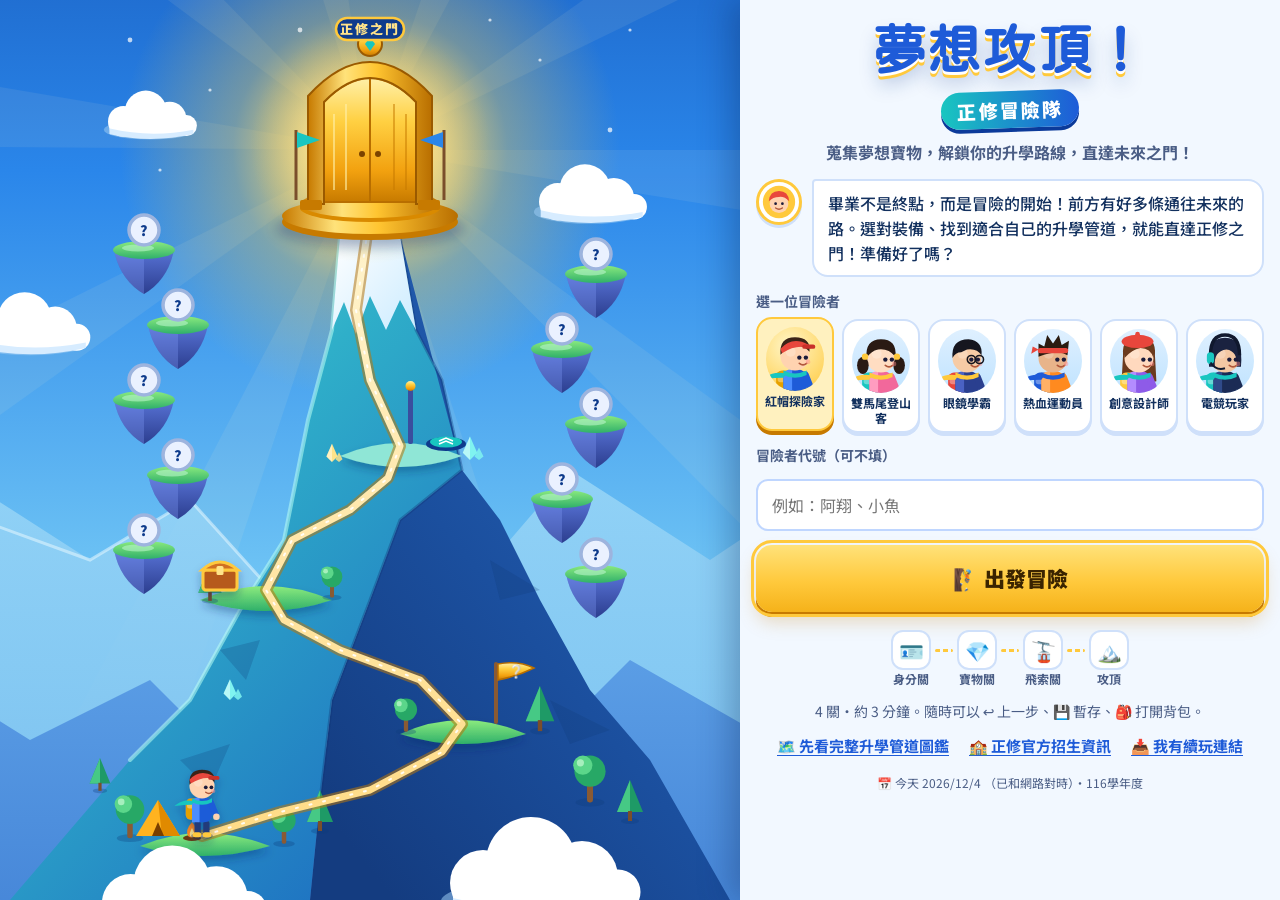
<file: index.html>
<!doctype html>
<html lang="zh-Hant-TW">
<head>
<meta charset="utf-8">
<meta name="viewport" content="width=device-width, initial-scale=1, viewport-fit=cover">
<title>夢想攻頂！正修冒險隊｜高中職畢業生的升學冒險</title>
<meta name="description" content="蒐集夢想寶物，解鎖你的升學路線，直達未來之門！約 3 分鐘，帶走一張屬於你的升學攻略卡。">
<meta name="theme-color" content="#0B3A9A">
<meta property="og:title" content="夢想攻頂！正修冒險隊">
<meta property="og:description" content="蒐集夢想寶物，解鎖你的升學路線，直達未來之門！">
<link rel="icon" href="data:image/svg+xml,<svg xmlns='http://www.w3.org/2000/svg' viewBox='0 0 100 100'><text y='.9em' font-size='90'>🏔️</text></svg>">
<link rel="preconnect" href="https://fonts.googleapis.com">
<link rel="preconnect" href="https://fonts.gstatic.com" crossorigin>
<link href="https://fonts.googleapis.com/css2?family=Huninn&family=Noto+Sans+TC:wght@400;500;700;900&display=swap" rel="stylesheet">
<link rel="stylesheet" href="css/style.css">
</head>
<body>
<div id="app">
  <section id="world" aria-label="夢想之山地圖">
    <div id="map"></div>
    <div id="alt" hidden aria-label="目前海拔"></div>
  </section>
  <section id="panel">
    <header id="hud" hidden>
      <ol class="pips" id="pips" aria-label="關卡進度"></ol>
      <div class="tools" role="toolbar" aria-label="遊戲工具">
        <button class="hbtn" id="btnBack" aria-label="回到上一步">↩<span>上一步</span></button>
        <button class="hbtn" id="btnSave" aria-label="暫存進度">💾<span>暫存</span></button>
        <button class="hbtn" id="btnBag" aria-label="冒險背包">🎒<span>背包</span></button>
        <button class="hbtn" id="btnDex" aria-label="完整升學管道圖鑑">🗺️<span>圖鑑</span></button>
      </div>
    </header>
    <main id="stage" aria-live="polite"></main>
  </section>
</div>
<div id="overlay" hidden></div>
<div id="toasts" aria-live="polite"></div>
<noscript><p style="padding:20px">這個遊戲需要開啟 JavaScript 才能玩。</p></noscript>

<!-- 資料層：每年只需要改 data/ 裡的檔案 -->
<script src="data/admissions.js"></script>
<script src="data/departments.js"></script>
<script src="data/qrcodes.js"></script>
<script src="js/story.js"></script>
<script src="js/scene.js"></script>
<script src="js/game.js"></script>
</body>
</html>
</file>
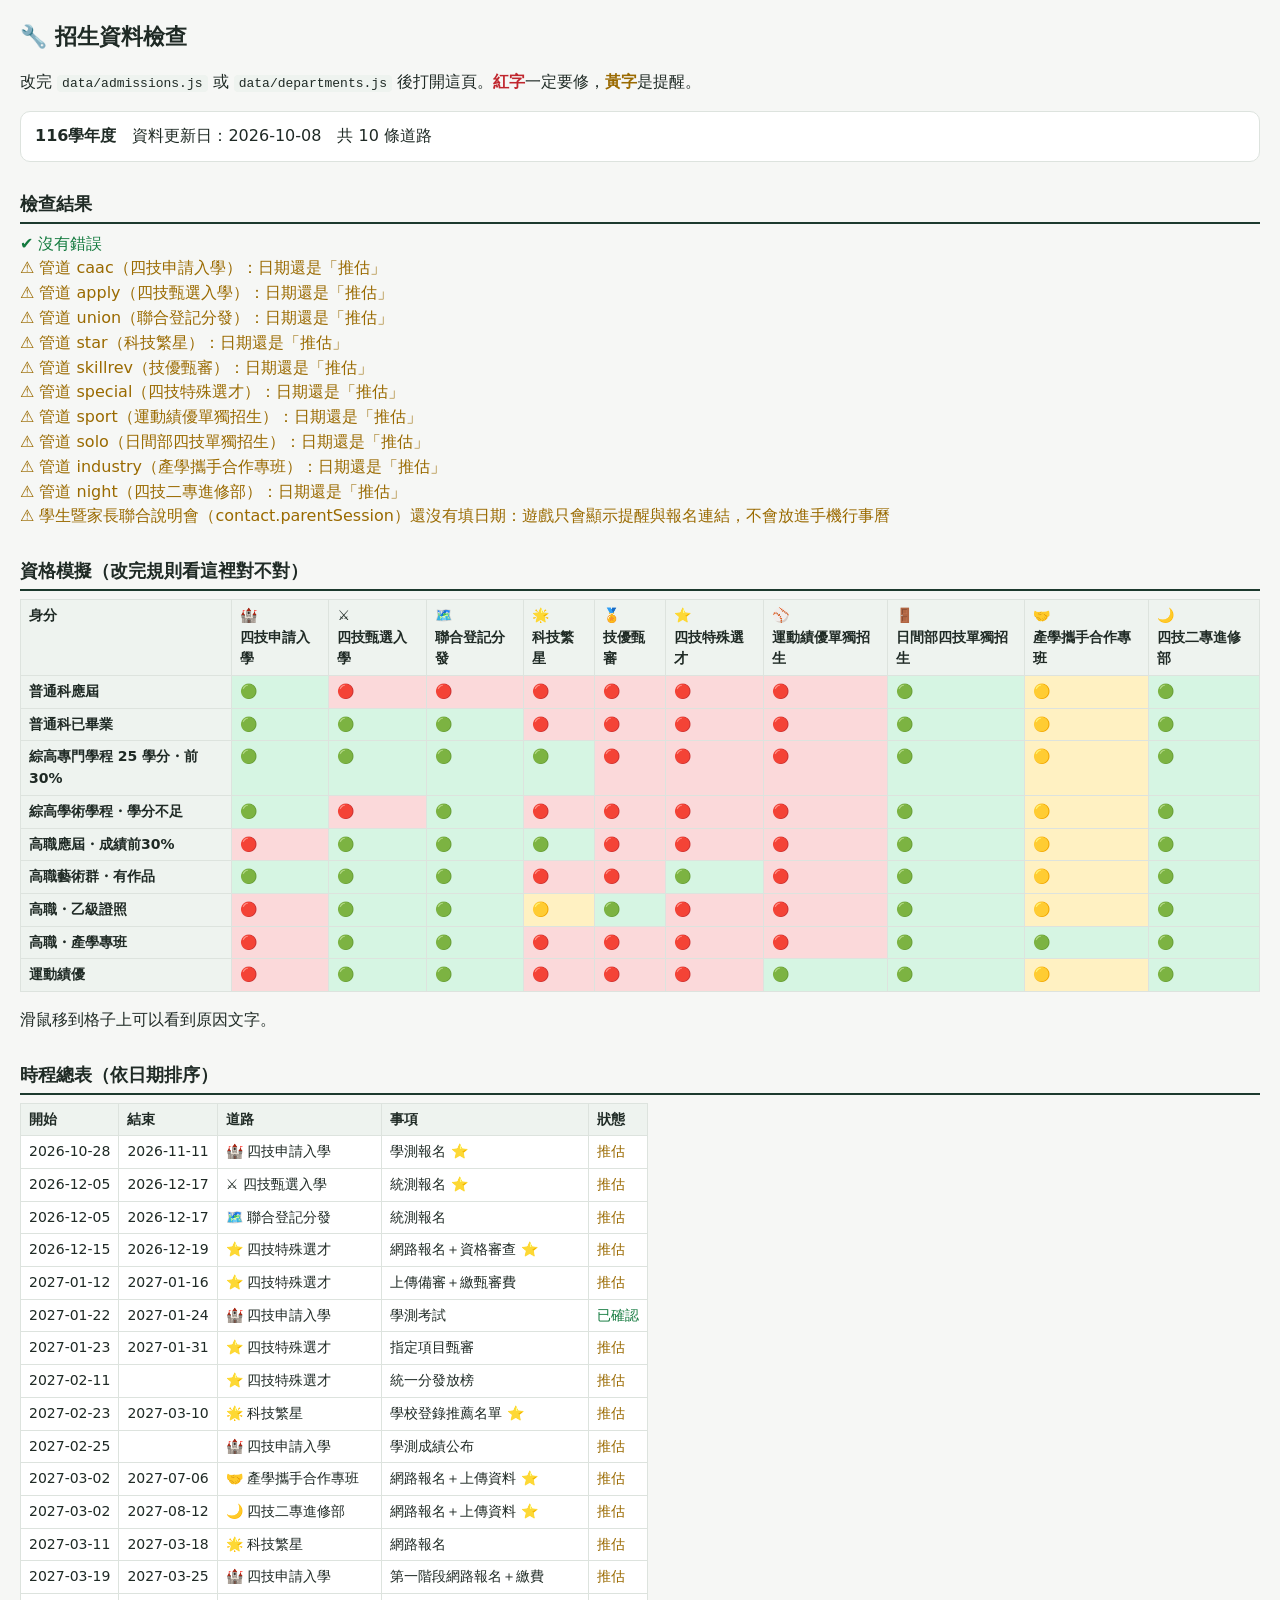
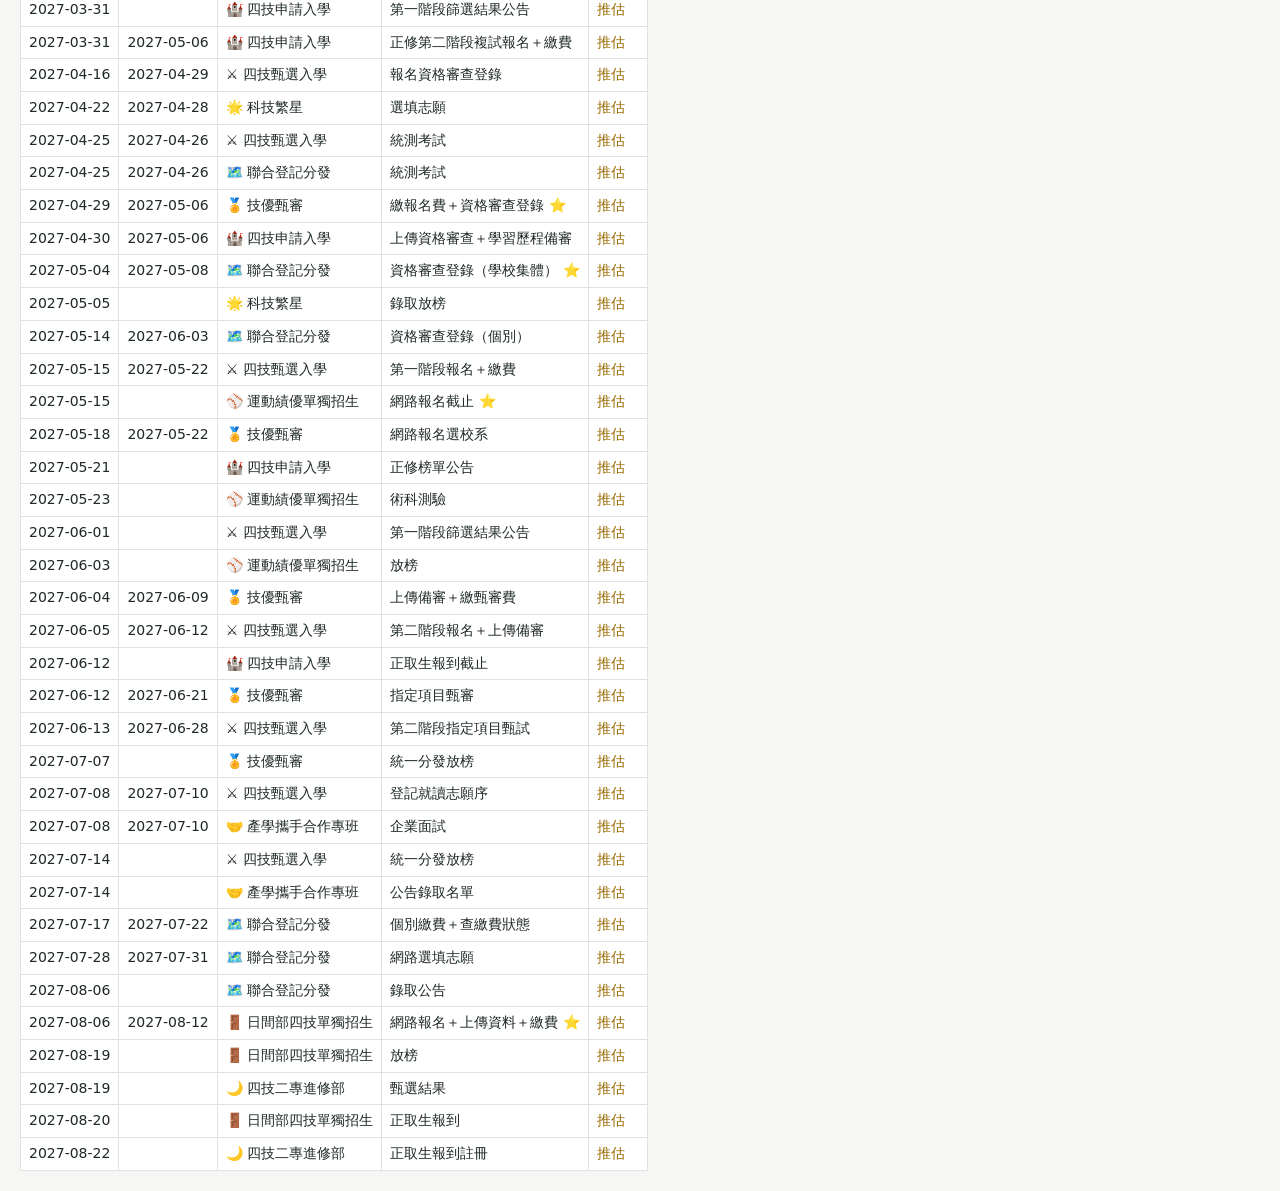
<file: data-check.html>
<!doctype html>
<html lang="zh-Hant-TW">
<head>
<meta charset="utf-8">
<meta name="viewport" content="width=device-width, initial-scale=1">
<title>招生資料檢查｜夢想攻頂！正修冒險隊</title>
<meta name="robots" content="noindex">
<style>
body{font-family:"Noto Sans TC",system-ui,sans-serif;margin:0;padding:20px;background:#F6F7F5;color:#1F2A25;line-height:1.55}
h1{font-size:22px;margin:0 0 4px}h2{font-size:18px;margin:28px 0 8px;border-bottom:2px solid #1D3A2E;padding-bottom:4px}
.ok{color:#137A3E}.warn{color:#9A6A00}.err{color:#C0262D;font-weight:700}
.box{background:#fff;border:1px solid #DDE3DE;border-radius:10px;padding:12px 14px;margin:8px 0}
table{border-collapse:collapse;font-size:14px;background:#fff}td,th{border:1px solid #DDE3DE;padding:5px 8px;text-align:left;vertical-align:top}
th{background:#EEF3EF}.wrap{overflow-x:auto}
.g{background:#D6F5E3}.y{background:#FFF1C2}.r{background:#FBD9DA}
code{background:#EEF3EF;padding:1px 5px;border-radius:4px}
</style>
</head>
<body>
<h1>🔧 招生資料檢查</h1>
<p>改完 <code>data/admissions.js</code> 或 <code>data/departments.js</code> 後打開這頁。<b class="err">紅字</b>一定要修，<b class="warn">黃字</b>是提醒。</p>
<div id="out"></div>
<script src="data/admissions.js"></script>
<script src="data/departments.js"></script>
<script src="data/qrcodes.js"></script>
<script src="js/story.js"></script>
<script>
(function(){
const out=document.getElementById("out"),errs=[],warns=[],h=[];
const esc=s=>String(s??"").replace(/[&<>]/g,c=>({"&":"&amp;","<":"&lt;",">":"&gt;"}[c]));
const D=window.ADMISSION_DATA,W=window.CSU_WORLDS;
if(!D){out.innerHTML='<p class="err">讀不到 data/admissions.js：檔案可能有語法錯誤（少了逗號、引號或括號）。請用瀏覽器開發者工具（F12 → Console）看第幾行出錯。</p>';return}
if(!W)errs.push("讀不到 data/departments.js（可能有語法錯誤）");
const FIELDS=new Set(["type","vgen","track","cred","art","cross","grad","rank","coop","skills","special","h1","h2"]);
const reDate=/^\d{4}-\d{2}-\d{2}$/,valid=s=>reDate.test(s)&&!isNaN(new Date(s+"T00:00:00"));
const checkCond=(c,where)=>{if(!c)return;for(const[k,v]of Object.entries(c)){if(k==="any"){v.forEach(x=>checkCond(x,where));continue}if(k==="not"){checkCond(v,where);continue}if(!FIELDS.has(k))errs.push(`${where}：條件用了不存在的欄位「${k}」`)}};
const ids=new Set(),willing=new Set((D.willing||[]).map(w=>w.id));
for(const k of["cycle","updated","note","schoolYear"])if(!D.meta||!D.meta[k])errs.push(`meta 缺少 ${k}`);
if(D.meta&&D.meta.schoolYear){const sy=D.meta.schoolYear;if(!valid(sy.start)||!valid(sy.graduation))errs.push("meta.schoolYear 的 start／graduation 日期格式錯誤");else{const ev=D.paths.flatMap(P=>P.events.map(e=>e.from)).sort();if(ev[0]<sy.start)warns.push(`有日期（${ev[0]}）早於 schoolYear.start，劇情時間軸會把它放在第一個月`);}}
(D.tips||[]).forEach((t,i)=>{try{new RegExp(t.match)}catch(e){errs.push(`tips 第 ${i+1} 個 match 寫法錯誤`)}});
(D.questions||[]).forEach(q=>checkCond(q.when,`問題 ${q.id}`));
D.paths.forEach((P,i)=>{const w=`管道 ${P.id||"#"+i}（${P.name||"?"}）`;
  for(const k of["id","road","name","icon","color","url","exam","who","conditions","prep","pitfalls","csu","events","otherwise"])if(P[k]==null)errs.push(`${w} 缺少欄位 ${k}`);
  if(ids.has(P.id))errs.push(`${w}：id 重複`);ids.add(P.id);
  if(!["estimated","confirmed"].includes(P.status))errs.push(`${w}：status 只能是 estimated 或 confirmed`);
  else if(P.status!=="confirmed")warns.push(`${w}：日期還是「推估」`);
  (P.rules||[]).forEach((r,j)=>{if(!["g","y","r"].includes(r.st))errs.push(`${w} 第 ${j+1} 條規則：st 只能是 g / y / r`);checkCond(r.when,`${w} 第 ${j+1} 條規則`)});
  if(P.otherwise&&!["g","y","r"].includes(P.otherwise.st))errs.push(`${w}：otherwise.st 只能是 g / y / r`);
  (P.tags||[]).forEach(t=>{if(!willing.has(t))errs.push(`${w}：tags 裡的「${t}」不在 willing 清單`)});
  let prev=null,keys=0;
  (P.events||[]).forEach((e,j)=>{const ew=`${w} 第 ${j+1} 個日期「${e.what}」`;
    if(!valid(e.from))errs.push(`${ew}：from 日期格式錯誤（要 YYYY-MM-DD）`);
    if(e.to&&!valid(e.to))errs.push(`${ew}：to 日期格式錯誤`);
    if(e.to&&e.to<e.from)errs.push(`${ew}：結束日比開始日早`);
    if(prev&&e.from<prev)warns.push(`${ew}：順序比上一個日期早，建議照時間排`);
    prev=e.from;if(e.key)keys++;});
  if(keys===0)warns.push(`${w}：沒有標 key:true 的重要日期（會改用第一個日期）`);
  if(keys>1)warns.push(`${w}：有 ${keys} 個 key:true，只會用第一個`);
  const last=(P.events||[]).map(e=>e.to||e.from).sort().pop();
  if(last&&new Date(last+"T00:00:00")<new Date())warns.push(`${w}：所有日期都已經過了，該更新到下一年度`);
});
const PSN=D.contact&&D.contact.parentSession;
if(PSN){if(!PSN.date)warns.push("學生暨家長聯合說明會（contact.parentSession）還沒有填日期：遊戲只會顯示提醒與報名連結，不會放進手機行事曆");
  else{if(!valid(PSN.date))errs.push("contact.parentSession.date 日期格式錯誤（要 YYYY-MM-DD）");if(PSN.to&&!valid(PSN.to))errs.push("contact.parentSession.to 日期格式錯誤");
    if(valid(PSN.date)&&new Date((PSN.to||PSN.date)+"T00:00:00")<new Date())warns.push("學生暨家長聯合說明會的日期已經過了，遊戲會自動隱藏這個提醒");}
  if(!PSN.url)warns.push("學生暨家長聯合說明會沒有報名網址（contact.parentSession.url）");}
const QRS=window.QR_CODES||{};
[...D.paths.map(P=>P.url),D.contact.line,window.CSU_DEPT_LINK].forEach(u=>{if(u&&!QRS[u])warns.push(`網址 ${u} 還沒有 QR Code：請執行 python tools/make_qr.py`)});
(W||[]).forEach(wd=>wd.depts.forEach(d=>{if(d.check)warns.push(`未來城市「${wd.name}」的「${d.name}」標記為待確認（check:true）`)}));
h.push(`<div class="box"><b>${esc(D.meta.cycle)}</b>　資料更新日：${esc(D.meta.updated)}　共 ${D.paths.length} 條道路</div>`);
h.push(`<h2>檢查結果</h2>`+(errs.length?errs.map(e=>`<div class="err">✖ ${esc(e)}</div>`).join(""):`<div class="ok">✔ 沒有錯誤</div>`)+warns.map(e=>`<div class="warn">⚠ ${esc(e)}</div>`).join(""));

/* 資格模擬：用幾種典型身分跑一次規則 */
function match(c,p){if(!c)return true;return Object.entries(c).every(([k,want])=>{if(k==="any")return want.some(x=>match(x,p));if(k==="not")return!match(want,p);const have=p[k];if(Array.isArray(want))return want.includes(have);if(want&&typeof want==="object"){if("any"in want)return Array.isArray(have)&&have.some(x=>want.any.includes(x));if("not"in want)return Array.isArray(want.not)?!want.not.includes(have):have!==want.not}return have===want})}
const elig=(P,p)=>{for(const r of P.rules||[])if(match(r.when,p))return r;return P.otherwise};
const PROFILES=[
 ["普通科應屆",{type:"gen",grad:"now",cross:"no",coop:"no",skills:["none"],special:["none"]}],
 ["普通科已畢業",{type:"gen",grad:"past",cross:"no",coop:"no",skills:["none"],special:["none"]}],
 ["綜高專門學程 25 學分・前30%",{type:"comp",track:"pro",cred:"yes",grad:"now",rank:"yes",coop:"no",skills:["none"],special:["none"]}],
 ["綜高學術學程・學分不足",{type:"comp",track:"aca",cred:"no",grad:"now",coop:"no",skills:["none"],special:["none"]}],
 ["高職應屆・成績前30%",{type:"voc",art:"no",grad:"now",rank:"yes",coop:"no",skills:["none"],special:["none"]}],
 ["高職藝術群・有作品",{type:"voc",art:"yes",grad:"now",rank:"no",coop:"no",skills:["none"],special:["talent"]}],
 ["高職・乙級證照",{type:"voc",art:"no",grad:"now",rank:"maybe",coop:"no",skills:["cert2"],special:["none"]}],
 ["高職・產學專班",{type:"voc",art:"no",grad:"now",rank:"no",coop:"yes",skills:["c3"],special:["none"]}],
 ["運動績優",{type:"voc",art:"no",grad:"now",rank:"no",coop:"no",skills:["none"],special:["sport"]}]];
h.push(`<h2>資格模擬（改完規則看這裡對不對）</h2><div class="wrap"><table><tr><th>身分</th>${D.paths.map(P=>`<th>${P.icon}<br>${esc(P.name)}</th>`).join("")}</tr>`+
 PROFILES.map(([n,p])=>`<tr><th>${esc(n)}</th>${D.paths.map(P=>{const r=elig(P,p)||{st:"?"};return`<td class="${r.st}" title="${esc(r.why)}">${{g:"🟢",y:"🟡",r:"🔴"}[r.st]||"?"}</td>`}).join("")}</tr>`).join("")+`</table></div><p class="small">滑鼠移到格子上可以看到原因文字。</p>`);

/* 時程總表 */
const all=D.paths.flatMap(P=>P.events.map(e=>({P,e}))).sort((a,b)=>a.e.from.localeCompare(b.e.from));
h.push(`<h2>時程總表（依日期排序）</h2><div class="wrap"><table><tr><th>開始</th><th>結束</th><th>道路</th><th>事項</th><th>狀態</th></tr>`+
 all.map(({P,e})=>`<tr><td>${e.from}</td><td>${e.to||""}</td><td>${P.icon} ${esc(P.name)}</td><td>${esc(e.what)}${e.key?" ⭐":""}</td><td>${e.confirmed||P.status==="confirmed"?'<span class="ok">已確認</span>':'<span class="warn">推估</span>'}</td></tr>`).join("")+`</table></div>`);
out.innerHTML=h.join("");
})();
</script>
</body>
</html>
</file>
<file: css/style.css>
/* =====================================================================
 *  夢想攻頂！正修冒險隊  style.css
 *  色彩：天空藍、冰川青、攻頂金
 * ===================================================================== */
:root{
  --sky:#0B3A9A; --blue:#1E5BD8; --blue-2:#4C8DFF; --teal:#19C6C0; --teal-d:#0E8F8A;
  --gold:#FFC93C; --gold-d:#C77A00; --gold-l:#FFF1BF;
  --ink:#12305E; --ink-2:#4A5D85; --line:#CFE0FA; --cloud:#F2F8FF; --white:#fff;
  --ok:#21A866; --wait:#E79A00; --no:#E0483C;
  --display:"Huninn","Noto Sans TC","PingFang TC","Microsoft JhengHei",sans-serif;
  --sans:"Noto Sans TC","PingFang TC","Microsoft JhengHei",system-ui,sans-serif;
  --r:18px; --r-sm:12px;
}
*{box-sizing:border-box}
html,body{margin:0;height:100%}
body{font-family:var(--sans);color:var(--ink);background:var(--sky);font-size:16px;line-height:1.55;-webkit-text-size-adjust:100%}
button{font:inherit;color:inherit;cursor:pointer}
a{color:var(--blue)}
:focus-visible{outline:3px solid var(--gold);outline-offset:2px}
.small{font-size:14px}.muted{color:var(--ink-2)}.center{text-align:center}

/* ---------- 版面：桌面左地圖右面板；手機上地圖下面板 ---------- */
#app{display:flex;flex-direction:column;height:100vh;height:100dvh}
#world{position:relative;flex:0 0 34dvh;min-height:210px;overflow:hidden;background:linear-gradient(#0B3A9A,#7FD3F7)}
#map,#map svg{position:absolute;inset:0;width:100%;height:100%;display:block}
#panel{position:relative;flex:1;overflow-y:auto;background:var(--cloud);border-radius:24px 24px 0 0;margin-top:-22px;box-shadow:0 -8px 24px rgba(6,30,80,.25);-webkit-overflow-scrolling:touch}
body.title #world{flex-basis:40dvh}
@media (min-width:900px){
  #app{flex-direction:row}
  #world{flex:1 1 auto;min-height:0}
  #panel{flex:0 0 min(540px,46vw);margin:0;border-radius:0;box-shadow:-10px 0 30px rgba(6,30,80,.3)}
}
#alt{position:absolute;left:12px;top:max(12px,env(safe-area-inset-top));display:flex;align-items:baseline;gap:4px;padding:5px 12px;border-radius:999px;background:rgba(9,40,110,.72);color:#fff;font-weight:700;backdrop-filter:blur(6px);box-shadow:0 2px 0 rgba(255,255,255,.2) inset}
#alt[hidden]{display:none}
#alt b{font-family:var(--display);font-size:22px;color:var(--gold);font-variant-numeric:tabular-nums}
#alt small{font-size:12px;opacity:.85}

/* ---------- HUD ---------- */
#hud{position:sticky;top:0;z-index:5;display:flex;flex-direction:column;gap:8px;padding:12px 14px 10px;background:rgba(242,248,255,.94);backdrop-filter:blur(8px);border-bottom:1.5px solid var(--line)}
#hud[hidden]{display:none}
.pips{list-style:none;margin:0;padding:0;display:grid;grid-template-columns:repeat(4,1fr);gap:6px;counter-reset:p}
.pips li{display:flex;align-items:center;gap:6px;padding:4px 6px;border-radius:12px;font-size:13px;color:var(--ink-2);background:#fff;border:1.5px solid var(--line);min-width:0}
.pips li span{flex:0 0 26px;height:26px;display:grid;place-items:center;border-radius:50%;background:#EAF1FF;font-size:14px}
.pips li b{font-weight:700;white-space:nowrap;overflow:hidden;text-overflow:ellipsis}
.pips li.now{border-color:var(--gold);background:var(--gold-l);color:var(--ink)}
.pips li.now span{background:var(--gold);box-shadow:0 2px 0 var(--gold-d)}
.pips li.done{color:var(--teal-d)}
.pips li.done span{background:var(--teal);color:#fff;font-weight:900}
.tools{display:flex;gap:6px}
.hbtn{flex:1;display:flex;align-items:center;justify-content:center;gap:4px;min-height:40px;padding:6px 4px;border-radius:12px;border:1.5px solid var(--line);background:#fff;font-size:16px;box-shadow:0 3px 0 var(--line)}
.hbtn span{font-size:13px;font-weight:700;color:var(--ink)}
.hbtn:active{transform:translateY(2px);box-shadow:0 1px 0 var(--line)}
.hbtn:disabled{opacity:.4;cursor:default}
@media (max-width:380px){.pips li b{display:none}.pips li{justify-content:center}.hbtn span{font-size:12px}}

/* ---------- 畫面 ---------- */
#stage{padding:0}
.scr{max-width:560px;margin:0 auto;padding:18px 16px 32px;animation:scrIn .28s ease-out}
@keyframes scrIn{from{opacity:0;transform:translateY(8px)}to{opacity:1;transform:none}}
.logo{text-align:center;margin:4px 0 14px}
.logo h1{margin:0;display:flex;flex-direction:column;align-items:center;gap:4px}
.logo .l1{font-family:var(--display);font-weight:900;font-size:clamp(36px,10vw,54px);line-height:1.05;color:var(--blue);letter-spacing:.02em;
  text-shadow:0 3px 0 #fff,0 6px 0 var(--gold),0 12px 18px rgba(14,59,140,.25)}
.logo .l2{display:inline-block;margin-top:8px;padding:4px 16px;border-radius:999px;background:linear-gradient(90deg,var(--teal),var(--blue));color:#fff;font-weight:900;font-size:19px;letter-spacing:.12em;transform:rotate(-2deg);box-shadow:0 4px 0 #0B3A9A}
.logo .tag{margin:12px 0 0;font-weight:700;color:var(--ink-2)}

.narr{display:flex;gap:10px;align-items:flex-start;margin:12px 0 14px}
.narr .guide{flex:0 0 46px;height:46px;border-radius:50%;background:#fff;box-shadow:0 3px 0 var(--line);padding:3px}
.narr .guide svg{width:100%;height:100%}
.narr p{position:relative;margin:0;flex:1;padding:10px 14px;border-radius:4px 16px 16px 16px;background:#fff;border:2px solid var(--line);font-size:16px;font-weight:500}

.stghead{display:flex;align-items:center;gap:12px}
.stgico{flex:0 0 52px;height:52px;display:grid;place-items:center;font-size:26px;border-radius:16px;background:linear-gradient(#FFE58A,var(--gold));box-shadow:0 4px 0 var(--gold-d)}
.stghead small{display:block;font-size:13px;font-weight:700;color:var(--ink-2)}
.stghead b{display:block;font-family:var(--display);font-size:22px;line-height:1.25}

.q{font-family:var(--display);font-size:23px;line-height:1.35;margin:14px 0 4px}
.qsub{margin:0 0 12px;color:var(--ink-2);font-size:14px}
.opts{display:grid;gap:10px;margin-top:12px}
@media (min-width:400px){.opts.cols{grid-template-columns:1fr 1fr}}
.opt{position:relative;display:flex;align-items:center;gap:12px;width:100%;min-height:62px;padding:10px 14px;text-align:left;border-radius:16px;border:2px solid var(--line);background:#fff;box-shadow:0 4px 0 var(--line);font-size:17px;font-weight:700;transition:transform .08s,box-shadow .08s,background .15s,border-color .15s}
.opt .ic{flex:0 0 42px;height:42px;display:grid;place-items:center;border-radius:12px;background:#EAF4FF;font-size:24px}
.opt .lb{flex:1;min-width:0}
.opt small{display:block;font-size:13px;font-weight:500;color:var(--ink-2)}
.opt:hover{border-color:var(--blue-2)}
.opt:active{transform:translateY(3px);box-shadow:0 1px 0 var(--line)}
.opt.picked{background:var(--gold-l);border-color:var(--gold);box-shadow:0 4px 0 var(--gold-d)}
.opt .tick{flex:0 0 24px;height:24px;border-radius:8px;border:2px solid var(--line);display:grid;place-items:center;font-size:15px;color:#fff}
.opt[aria-pressed="true"]{background:#E3FAF7;border-color:var(--teal);box-shadow:0 4px 0 var(--teal-d)}
.opt[aria-pressed="true"] .tick{background:var(--teal);border-color:var(--teal)}
.opt[aria-pressed="true"] .tick::after{content:"✓";font-weight:900}
.opt.quiet{min-height:44px;font-size:15px;box-shadow:0 2px 0 var(--line);margin:4px 0}

.cta{display:block;width:100%;margin-top:14px;padding:14px 16px;border:none;border-radius:16px;text-align:center;text-decoration:none;font-weight:900;font-size:18px;color:#3A2400;
  background:linear-gradient(#FFE27A,var(--gold) 55%,#F5B21A);box-shadow:0 5px 0 var(--gold-d),0 10px 18px rgba(199,122,0,.25);transition:transform .08s,box-shadow .08s}
.cta:active{transform:translateY(4px);box-shadow:0 1px 0 var(--gold-d)}
.cta:disabled{background:#DCE4F2;color:#8A97B3;box-shadow:0 4px 0 #C2CCE0;cursor:default;transform:none}
.cta.ghost{background:#fff;color:var(--blue);border:2px solid #BFD6FF;box-shadow:0 4px 0 #BFD6FF;font-size:16px}
.cta.big{font-size:21px;padding:17px}
.cta.line{background:#06C755;color:#fff;box-shadow:0 4px 0 #04913E}
.cta.small-cta{font-size:16px;padding:11px}
.linkbtn{background:none;border:none;padding:6px 4px;color:var(--blue);font-weight:700;text-decoration:underline;text-underline-offset:3px;font-size:15px}
.row-btns{display:grid;grid-template-columns:1fr 1fr;gap:10px}
.row-btns .cta{margin-top:12px}

/* 標題 */
.route-preview{display:flex;align-items:center;justify-content:center;gap:4px;margin:18px 0 4px;flex-wrap:wrap}
.route-preview span{display:flex;flex-direction:column;align-items:center;font-size:12px;font-weight:700;color:var(--ink-2)}
.route-preview i{font-style:normal;width:40px;height:40px;display:grid;place-items:center;border-radius:12px;background:#fff;border:2px solid var(--line);font-size:20px}
.route-preview em{width:18px;height:3px;border-radius:2px;background:repeating-linear-gradient(90deg,var(--gold) 0 5px,transparent 5px 8px);margin-bottom:18px}
.namebox{display:block;margin:12px 0 0}
.namebox span{display:block;font-size:14px;font-weight:700;color:var(--ink-2);margin-bottom:4px}
.input{width:100%;padding:12px 14px;border-radius:12px;border:2px solid #BFD6FF;font:inherit;font-size:16px;color:var(--ink);background:#fff;margin-top:8px}
.howto{text-align:center;font-size:14px;color:var(--ink-2);margin:12px 0 6px}
.titlelinks{display:flex;flex-wrap:wrap;justify-content:center;gap:2px 12px}
.today{text-align:center;font-size:12px;color:var(--ink-2);margin:10px 0 0}
.remind{margin:10px 0;padding:10px 12px;border-radius:14px;background:#fff;border:2px solid var(--line);font-size:14px}
.remind.warn{background:#FFF4E5;border-color:#FFC98A}
.rm-h{font-weight:900;margin-bottom:4px}.rm-r{display:flex;justify-content:space-between;gap:8px;padding:3px 0}
.rm-r.missed b{color:var(--no)}.rm-r.open b{color:#D9480F}

/* 關卡之間的獎勵 */
.reward{display:flex;align-items:center;gap:14px;margin:14px 0 10px;padding:14px;border-radius:20px;color:#fff;background:linear-gradient(120deg,var(--blue),var(--teal));box-shadow:0 6px 0 #0B3A9A,0 12px 24px rgba(11,58,154,.25);animation:pop .45s cubic-bezier(.2,1.6,.4,1)}
.reward .medal{flex:0 0 72px;height:72px;display:grid;place-items:center;font-size:38px;border-radius:50%;background:radial-gradient(circle at 35% 30%,#FFF6C9,var(--gold) 55%,var(--gold-d));box-shadow:0 0 0 4px #fff,0 6px 14px rgba(0,0,0,.25)}
.reward small{display:block;font-weight:700;opacity:.9}.reward b{display:block;font-family:var(--display);font-size:26px;line-height:1.2}.reward span{font-size:14px;opacity:.95}
@keyframes pop{from{transform:scale(.85);opacity:0}to{transform:none;opacity:1}}
.lit{font-weight:700;margin:6px 0}.lit b{color:var(--blue);font-size:20px}
.tally{display:flex;flex-wrap:wrap;gap:8px;margin:6px 0}
.tally span{padding:6px 12px;border-radius:999px;font-weight:700;font-size:15px;background:#fff;border:2px solid var(--line)}
.tally .g{border-color:#9BE3BC}.tally .y{border-color:#FFD58A}.tally .r{border-color:#F6B4AE;color:var(--ink-2)}
.tally b{font-size:18px}

/* 寶物關 */
.lootset{border:2px solid var(--line);border-radius:18px;background:#fff;padding:10px 12px 12px;margin:12px 0 0}
.lootset legend{padding:0 6px;font-weight:900;font-size:16px}
.lootset .opts{margin-top:6px}
.lootset .opt{min-height:54px;font-size:15px;box-shadow:0 3px 0 var(--line)}
.lootset .opt .ic{flex-basis:34px;height:34px;font-size:20px}
.willpanel{margin-top:10px}
.wp-h{font-size:14px;font-weight:700;color:var(--ink-2);margin-bottom:6px}
.wp-roads{display:flex;flex-wrap:wrap;gap:6px}
.wp-r{padding:4px 10px;border-radius:999px;font-size:14px;font-weight:700;background:color-mix(in srgb,var(--c) 18%,#fff);border:1.5px solid var(--c)}

/* 飛索選路 */
.slots,.g-plan{display:grid;grid-template-columns:repeat(3,1fr);gap:8px;margin:12px 0}
.slot{padding:8px 10px;border-radius:14px;border:2px dashed #BFD6FF;background:#fff;min-height:62px}
.slot small{display:block;font-size:12px;font-weight:700;color:var(--ink-2)}
.slot b{display:block;font-size:14px;line-height:1.3}
.slot.on{border:2px solid var(--c);background:color-mix(in srgb,var(--c) 14%,#fff);animation:pop .35s cubic-bezier(.2,1.6,.4,1)}
.routes{display:grid;gap:12px}
.route{position:relative}
.rpick{display:flex;flex-direction:column;align-items:flex-start;gap:6px;width:100%;padding:12px 14px 40px 16px;text-align:left;border-radius:18px;background:#fff;border:2px solid #DCE8FB;border-left:8px solid var(--c);box-shadow:0 4px 0 #DCE8FB;transition:transform .08s,box-shadow .08s}
.rpick:active{transform:translateY(3px);box-shadow:0 1px 0 #DCE8FB}
.rpick[aria-pressed="true"]{border-color:var(--c);background:color-mix(in srgb,var(--c) 10%,#fff);box-shadow:0 4px 0 var(--c)}
.rmode{font-size:13px;font-weight:900;padding:3px 10px;border-radius:999px}
.rmode.exam{background:#E3EEFF;color:var(--blue)}.rmode.free{background:#FFF1C7;color:#8A5A00}
.rname{display:flex;align-items:center;gap:10px;font-family:var(--display);font-size:21px;line-height:1.2;padding-right:84px}
.rname small{display:block;font-family:var(--sans);font-size:13px;font-weight:700;color:var(--ink-2)}
.ric{flex:0 0 44px;height:44px;display:grid;place-items:center;border-radius:14px;font-size:26px;background:color-mix(in srgb,var(--c) 20%,#fff)}
.rst{font-size:15px}.rst.g b{color:var(--ok)}.rst.y b{color:var(--wait)}
.rprep{font-size:14px;color:var(--ink-2)}
.rrole{position:absolute;top:12px;right:12px;padding:4px 10px;border-radius:999px;font-size:13px;font-weight:900;border:2px solid #BFD6FF;color:var(--blue);background:#fff}
.rpick[aria-pressed="true"] .rrole{background:var(--gold);border-color:var(--gold-d);color:#3A2400}
.rinfo{position:absolute;right:12px;bottom:10px;border:none;background:none;color:var(--blue);font-weight:700;font-size:14px;text-decoration:underline;padding:4px}
.route.dead .rpick{opacity:.55;cursor:default}
.dock{position:sticky;bottom:0;margin:12px -16px -32px;padding:10px 16px calc(16px + env(safe-area-inset-bottom));background:linear-gradient(rgba(242,248,255,0),var(--cloud) 30%);text-align:center}
.dock .cta{margin-top:0}
.subh{font-family:var(--display);font-size:19px;margin:18px 0 8px}

/* 道路列、燈號、標籤 */
.roads{display:grid;gap:8px}
.road,.tool{display:flex;align-items:center;gap:12px;width:100%;padding:10px 12px;text-align:left;border-radius:14px;background:#fff;border:2px solid #DCE8FB;border-left:7px solid var(--c,var(--blue));box-shadow:0 3px 0 #DCE8FB}
.road .ic,.tool .ic{flex:0 0 38px;height:38px;display:grid;place-items:center;font-size:22px;border-radius:12px;background:#EEF5FF}
.road .t,.tool .t{flex:1;min-width:0;display:flex;flex-direction:column}
.road .t b,.tool .t b{font-size:16px}.road .t>span,.tool .t>span{font-size:13px;color:var(--ink-2)}
.road.is-missed{opacity:.6}
.tool .go{font-size:13px;font-weight:900;color:var(--blue)}
.role{display:inline-block;margin-right:6px;padding:0 8px;border-radius:999px;background:var(--gold);color:#3A2400;font-size:12px;font-weight:900;vertical-align:2px}
.light{flex:0 0 16px;height:16px;border-radius:50%;border:2px solid #fff;box-shadow:0 0 0 1.5px rgba(0,0,0,.1)}
.light.g{background:var(--ok)}.light.y{background:#FFB51F}.light.r{background:var(--no)}.light.u{background:#C9D5EA}
.tbadge{display:inline-block;width:max-content;max-width:100%;font-style:normal;font-size:12px;font-weight:700;padding:1px 8px;border-radius:999px;margin-top:2px}
.tbadge.open{background:#FFE3D6;color:#B33A00}.tbadge.soon{background:#FFF1C7;color:#8A5A00}.tbadge.missed{background:#FDE0DD;color:#A12A1F}
.badge{display:inline-block;margin-left:6px;padding:0 8px;border-radius:999px;background:#E3EEFF;color:var(--blue);font-size:12px;font-weight:700;vertical-align:1px}
.badge.est{background:#FFF1C7;color:#8A5A00}
.chip{display:inline-block;padding:1px 8px;border-radius:999px;background:#EEF5FF;font-size:12px;margin:2px 4px 0 0}
.chip.warn{background:#FFF1C7;color:#8A5A00}

/* 視窗 */
#overlay{position:fixed;inset:0;z-index:40;background:rgba(6,24,64,.62);backdrop-filter:blur(3px);display:flex;justify-content:center;align-items:flex-end}
#overlay[hidden]{display:none}
.sheet{background:var(--cloud);width:100%;max-width:580px;max-height:92vh;max-height:92dvh;overflow:auto;border-radius:22px 22px 0 0;padding:0 16px calc(20px + env(safe-area-inset-bottom));animation:up .25s ease-out}
@media (min-width:700px){#overlay{align-items:center}.sheet{border-radius:22px;max-height:88vh}}
@keyframes up{from{transform:translateY(30px);opacity:0}to{transform:none;opacity:1}}
.sheet header{position:sticky;top:0;z-index:2;display:flex;align-items:center;justify-content:space-between;gap:10px;padding:14px 0 10px;background:var(--cloud)}
.sheet header h2{margin:0;font-family:var(--display);font-size:22px}
.x{flex:0 0 40px;height:40px;border-radius:12px;border:2px solid var(--line);background:#fff;font-size:18px}
.card{background:#fff;border:2px solid var(--line);border-radius:16px;padding:12px 14px}
.card h3{margin:0;font-family:var(--display);font-size:22px}
.card .meta{font-size:13px;font-weight:700;color:var(--ink-2)}
.card .face{font-size:34px}.card .quote{margin:4px 0 8px;font-size:16px}
.status{display:flex;align-items:flex-start;gap:8px;margin:10px 0 0;padding:10px 12px;border-radius:14px;background:#fff;border:2px solid var(--line);font-size:15px}
.status .light{margin-top:3px}
.tstat.missed{background:#FDECEA;border-color:#F6B4AE}.tstat.open{background:#FFF0E6;border-color:#FFC7A6}
.detail section{margin:14px 0 0;padding:0 0 12px;border-bottom:1.5px dashed var(--line);font-size:15px}
.detail h4{margin:0 0 4px;font-size:15px;color:var(--blue)}
.detail ul{margin:0;padding-left:20px}
.ev{display:grid;grid-template-columns:98px 1fr;gap:8px;padding:4px 0;font-size:14px}
.ev .dt{font-weight:700;font-variant-numeric:tabular-nums;color:var(--ink-2)}
.ev.past{opacity:.45}.ev.next{background:var(--gold-l);border-radius:8px;padding:4px 6px}
.brief{margin-top:8px;padding:8px 10px;border-radius:12px;background:var(--gold-l);font-size:14px}
.note-est{margin:0 0 10px;padding:8px 10px;border-radius:12px;background:#FFF6DC;color:#7A5000;font-size:13px}
.tabs{display:flex;gap:6px;margin:0 0 10px;flex-wrap:wrap}
.tab{padding:6px 14px;border-radius:999px;border:2px solid var(--blue-2);background:#fff;font-weight:700;font-size:14px;color:var(--blue)}
.tab[aria-pressed="true"]{background:var(--blue);color:#fff}
.qrrow{display:flex;justify-content:center;flex-wrap:wrap;gap:18px 48px;margin-top:14px}
.qr{margin:0;width:110px;text-align:center}
.qrimg{background:#fff;border-radius:10px;padding:5px;line-height:0;border:2px solid var(--line)}
.qrimg svg{width:100%;height:auto;display:block}
.qr figcaption{font-size:12px;line-height:1.35;color:var(--ink-2);margin-top:4px}
.city-lead{margin:0 0 8px;font-weight:700}
.worlds{display:grid;grid-template-columns:1fr 1fr;gap:8px}
.world{display:flex;flex-direction:column;align-items:flex-start;padding:10px 12px;border-radius:14px;background:#fff;border:2px solid var(--line);box-shadow:0 3px 0 var(--line);text-align:left}
.world .ic{font-size:26px}.world b{font-size:16px}.world span{font-size:12px;color:var(--ink-2)}
.world.on{border-color:var(--gold);background:var(--gold-l)}
.cityart{margin:14px 0 0}.cityart img{width:100%;height:auto;border-radius:14px;display:block}.cityart.noimg{display:none}
.wh{margin:0 0 4px;font-family:var(--display);font-size:22px}
.dept{background:#fff;border:2px solid var(--line);border-radius:14px;padding:10px 12px}
.dept p{margin:2px 0;font-size:14px}
.svin{margin-top:14px}.svin summary{cursor:pointer;font-weight:700;color:var(--blue)}

/* 時間軸（可拖曳） */
.ytl{display:grid;gap:10px}
.ystrip{overflow-x:auto;border-radius:14px;background:#fff;border:2px solid var(--line);cursor:grab;scrollbar-width:thin}
.ystrip.drag{cursor:grabbing;user-select:none}
.ygrid{display:grid;width:max-content}
.ygrid>*{border-right:1px dashed var(--line);border-bottom:1px dashed var(--line);padding:6px;min-height:44px}
.ygrid .lab{position:sticky;left:0;z-index:1;background:#F6FAFF;font-size:13px;font-weight:700;display:flex;align-items:center;border-left:5px solid var(--c,transparent)}
.yh{background:none;border:none;font-weight:700;font-size:14px;min-height:36px}
.yh.on{background:var(--gold);color:#3A2400}
.yc{display:flex;flex-direction:column;gap:3px}
.yc.on{background:var(--gold-l)}
.yh.past,.yc.past{opacity:.45}
.mk{display:block;font-size:11px;line-height:1.3;background:color-mix(in srgb,var(--c) 28%,#fff);border-left:3px solid var(--c);color:var(--ink);border-radius:4px;padding:2px 4px;font-weight:700}
.yslider-wrap{display:flex;align-items:center;gap:8px}
.yslider{flex:1;appearance:none;-webkit-appearance:none;height:10px;border-radius:5px;background:linear-gradient(90deg,var(--teal),var(--blue));accent-color:var(--gold)}
.yslider::-webkit-slider-thumb{-webkit-appearance:none;width:34px;height:34px;border-radius:50%;background:var(--gold) url("data:image/svg+xml,%3Csvg xmlns='http://www.w3.org/2000/svg' viewBox='0 0 34 34'%3E%3Ctext x='17' y='24' font-size='18' text-anchor='middle'%3E🧗%3C/text%3E%3C/svg%3E") center/contain no-repeat;border:3px solid #fff;box-shadow:0 2px 6px rgba(0,0,0,.35);cursor:grab}
.yslider::-moz-range-thumb{width:30px;height:30px;border-radius:50%;background:var(--gold);border:3px solid #fff;cursor:grab}
.ymonth{background:#fff;border:2px solid var(--line);border-radius:14px;padding:10px 12px;min-height:70px}
.ym-h{font-family:var(--display);font-size:19px;margin-bottom:4px}
.ym-e{display:grid;grid-template-columns:86px 1fr;gap:8px;padding:6px 0 6px 8px;border-left:5px solid var(--c);margin:4px 0;font-size:15px}
.ym-e .dt{font-variant-numeric:tabular-nums;color:var(--ink-2);font-weight:700;font-size:14px}
.ym-e .tip{font-size:13px;color:var(--ink-2)}
.tlv{position:relative;margin:12px 0 0 10px;padding-left:18px;border-left:3px solid var(--line)}
.tli{position:relative;padding:4px 0 10px}
.tli::before{content:"";position:absolute;left:-26px;top:9px;width:13px;height:13px;border-radius:50%;background:#fff;border:3px solid var(--c,#999)}
.tli.past{opacity:.5}.tli.past::before{background:var(--c,#999)}
.tli.now::before{background:#FF6A3D;border-color:#FF6A3D;box-shadow:0 0 8px #FF6A3D}
.tli.next::before{background:var(--blue);border-color:var(--blue);box-shadow:0 0 8px var(--blue-2)}
.tli .d{font-weight:700;font-size:14px;font-variant-numeric:tabular-nums}
.tli .s{display:inline-block;font-size:11px;font-weight:700;border-radius:999px;padding:0 8px;margin-left:6px;background:#EAF1FF}
.tli.next .s{background:var(--blue);color:#fff}.tli.now .s{background:#FF6A3D;color:#fff}
.tli .w{font-size:15px;font-weight:700}.tli .h{font-size:13px;color:var(--ink-2)}

/* 攻略卡 */
.guide{background:#fff;border-radius:24px;border:3px solid var(--gold);padding:18px 16px 16px;box-shadow:0 8px 0 var(--gold-d),0 16px 30px rgba(11,58,154,.18)}
.g-top{display:flex;align-items:center;gap:14px;margin:-18px -16px 12px;padding:18px 16px;border-radius:21px 21px 0 0;color:#fff;background:linear-gradient(120deg,var(--sky),var(--blue) 50%,var(--teal))}
.g-medal{flex:0 0 70px;height:70px;display:grid;place-items:center;font-size:36px;border-radius:50%;background:radial-gradient(circle at 35% 30%,#FFF6C9,var(--gold) 55%,var(--gold-d));box-shadow:0 0 0 4px rgba(255,255,255,.9)}
.g-top small{font-weight:700;opacity:.9}.g-top h2{margin:0;font-family:var(--display);font-size:28px;line-height:1.15}.g-top p{margin:2px 0 0;font-size:14px;opacity:.95}
.g-next{display:flex;flex-wrap:wrap;align-items:baseline;gap:4px 10px;margin:8px 0;padding:10px 12px;border-radius:14px;background:#EEF6FF}
.g-next b{flex:0 0 auto}.g-next span{flex:1 1 200px;font-weight:700}.g-next small{color:var(--ink-2);font-size:12px}
.gh{display:flex;align-items:center;gap:8px;font-family:var(--display);font-size:20px;margin:22px 0 8px}
.gh .cnt{font-family:var(--sans);font-size:13px;font-weight:900;padding:1px 9px;border-radius:999px;background:var(--blue);color:#fff}
.gitem{position:relative;margin:8px 0;padding:10px 12px 8px;border-radius:14px;background:#F6FAFF;border-left:6px solid var(--c)}
.gitem.y{background:#FFF9E6}
.gi-h{display:flex;align-items:center;gap:10px}
.gi-h .ric{flex-basis:38px;height:38px;font-size:22px}
.gi-h div{flex:1;min-width:0}.gi-h b{display:block;font-size:17px}.gi-h small{display:block;font-size:12px;color:var(--ink-2)}
.exam{flex:0 0 auto;font-size:12px;font-weight:900;padding:2px 8px;border-radius:999px}
.exam.need{background:#E3EEFF;color:var(--blue)}.exam.free{background:#FFF1C7;color:#8A5A00}
.gi-b{font-size:15px;margin-top:6px}.gi-c{font-size:13px;color:var(--ink-2);margin-top:2px}.gi-n{font-size:13px;font-weight:700;color:var(--teal-d);margin-top:2px}
.gitem .linkbtn{font-size:13px;padding:2px 0}
.gone{margin:10px 0;padding:8px 10px;border-radius:12px;background:#FDECEA}
.galert{margin:0 0 10px;padding:10px 12px;border-radius:14px;background:#FFF0E6;border:2px solid #FFC7A6;font-size:14px}
.galert.warn{background:#FDECEA;border-color:#F6B4AE}.ga-h{font-weight:900}
.prep-lead{font-size:14px;color:var(--ink-2);margin:0 0 6px}
.pgroup{margin:8px 0;padding:10px 12px;border-radius:14px;border:2px solid var(--line);border-left:6px solid var(--c)}
.pgroup.sub{background:#FAFCFF}
.pg-h{font-weight:900}.pg-n{margin-left:8px;font-size:12px;color:var(--ink-2);font-weight:700}
.preps{margin:6px 0 0;padding-left:22px;font-size:15px}.pgroup.sub .preps{font-size:14px;color:var(--ink-2)}
.pg-shared{font-size:13px;color:var(--ok);margin-top:4px;font-weight:700}
.tools-grid{display:grid;grid-template-columns:1fr 1fr;gap:8px}
.eqbtn{display:flex;align-items:center;gap:8px;padding:10px;border-radius:14px;border:2px solid var(--line);background:#fff;box-shadow:0 3px 0 var(--line);font-weight:700;font-size:14px;text-align:left}
.eqbtn span{font-size:22px}
.guide .close{text-align:center;font-family:var(--display);font-size:20px;color:var(--blue);margin:22px 0 4px}
.guide .foot{text-align:center;font-size:12px;color:var(--ink-2);margin:14px 0 0}
.guide #gTl{margin-top:4px}
.endbtns{margin-top:10px}

/* 提示 */
#toasts{position:fixed;left:50%;bottom:calc(18px + env(safe-area-inset-bottom));transform:translateX(-50%);z-index:60;display:flex;flex-direction:column;align-items:center;gap:6px;pointer-events:none;width:max-content;max-width:92vw}
.toast{padding:9px 18px;border-radius:999px;background:rgba(9,40,110,.92);color:#fff;font-weight:700;font-size:15px;box-shadow:0 6px 16px rgba(0,0,0,.25);border:2px solid var(--gold);animation:toast 2.2s ease forwards}
@keyframes toast{0%{opacity:0;transform:translateY(10px) scale(.95)}10%{opacity:1;transform:none}82%{opacity:1}100%{opacity:0;transform:translateY(-6px)}}
@media (min-width:900px){#toasts{left:auto;right:calc(min(540px,46vw) + 24px);transform:none;align-items:flex-end}}

/* ---------- 地圖動畫（SVG） ---------- */
#map .cloud{translate:0 0;animation:drift 38s ease-in-out infinite alternate}
#map .cloud.c2{animation-duration:46s;animation-direction:alternate-reverse}
#map .cloud.c3{animation-duration:52s}
#map .cloud.c4,#map .cloud.c5{animation-duration:30s}
@keyframes drift{to{translate:46px 0}}
#map .rays{transform-box:view-box;animation:spin 90s linear infinite}
@keyframes spin{to{transform:rotate(360deg)}}
#map .bob{animation:bob 4.5s ease-in-out infinite}
@keyframes bob{50%{transform:translateY(-6px)}}
#map .fire{transform-box:fill-box;transform-origin:50% 100%;animation:flick .5s ease-in-out infinite alternate}
@keyframes flick{to{transform:scaleY(.8) scaleX(1.1)}}
#map .flag{transform-box:fill-box;transform-origin:0 50%;animation:wave 1.6s ease-in-out infinite}
@keyframes wave{50%{transform:skewY(6deg) scaleX(.94)}}
#map .pad{animation:padglow 1.8s ease-in-out infinite}
@keyframes padglow{50%{fill:#9FFFF8}}
#map .cable{animation:dash 1s linear infinite}
@keyframes dash{to{stroke-dashoffset:-12}}
#map .scarf{transform-box:fill-box;transform-origin:100% 50%;animation:wave 1s ease-in-out infinite}
#map .isl{transition:opacity .4s}
#map .isl .halo{opacity:0;transition:opacity .4s}
#map .isl .ico{display:none}
#map .isl .dot{display:none}
#map .isl.st-u .ring{fill:#EAF1FF;stroke:#9DB4DE}
#map .isl.st-g .halo{opacity:1}
#map .isl.st-y .halo{opacity:.45}
#map .isl:not(.st-u) .ico,#map .isl:not(.st-u) .dot{display:inline}
#map .isl:not(.st-u) .qm{display:none}
#map .isl.st-g .dot{fill:#21A866}#map .isl.st-y .dot{fill:#FFB51F}#map .isl.st-r .dot{fill:#E0483C}
#map .isl.st-r{opacity:.42}
#map #summit .sumglow{transition:opacity .6s}
#map #summit.open .sumglow{opacity:1;animation:pulse 2.4s ease-in-out infinite}
@keyframes pulse{50%{opacity:.6}}
@media (prefers-reduced-motion:reduce){
  *,*::before,*::after{animation-duration:.001ms!important;animation-iteration-count:1!important;transition-duration:.001ms!important}
}
@media (max-width:600px){.logo{margin:0 0 8px}.logo .l2{font-size:16px;margin-top:6px}.logo .tag{margin-top:8px;font-size:14px}.narr p{font-size:15px;padding:8px 12px}.narr .guide{flex-basis:40px;height:40px}.scr{padding-top:16px}}
@media (max-width:899px){#toasts{bottom:auto;top:calc(12px + env(safe-area-inset-top))}}

/* ---------- 角色挑選 ---------- */
.avpick{border:none;margin:12px 0 0;padding:0}
.avpick legend{font-size:14px;font-weight:700;color:var(--ink-2);margin-bottom:6px;padding:0}
.avs{display:grid;grid-template-columns:repeat(3,1fr);gap:8px}
@media (min-width:480px){.avs{grid-template-columns:repeat(6,1fr)}}
.av{display:flex;flex-direction:column;align-items:center;gap:2px;padding:8px 4px 6px;border-radius:16px;border:2px solid var(--line);background:#fff;box-shadow:0 3px 0 var(--line);transition:transform .1s}
.av svg{width:58px;height:64px;border-radius:50%;background:linear-gradient(#DFF0FF,#BFE3FF)}
.av span{font-size:12px;font-weight:700;line-height:1.25;text-align:center}
.av[aria-checked="true"]{border-color:var(--gold);background:var(--gold-l);box-shadow:0 4px 0 var(--gold-d);transform:translateY(-2px)}
.av[aria-checked="true"] svg{background:radial-gradient(circle at 40% 30%,#FFF6C9,var(--gold))}

/* ---------- 學生暨家長聯合說明會 ---------- */
.parent{display:flex;gap:12px;align-items:flex-start;margin:12px 0;padding:12px 14px;border-radius:16px;background:linear-gradient(120deg,#FFF6D6,#FFE9B0);border:2px solid var(--gold)}
.parent .ps-ic{flex:0 0 46px;height:46px;display:grid;place-items:center;font-size:26px;border-radius:50%;background:#fff;box-shadow:0 3px 0 var(--gold-d)}
.parent b{display:block;font-family:var(--display);font-size:18px;color:#6B4300}
.parent .ps-d{display:inline-block;margin:2px 0;padding:2px 10px;border-radius:10px;background:#fff;font-size:13px;font-weight:700;color:#8A5A00}
.parent p{margin:2px 0 4px;font-size:14px;color:#5A3A00}
.parent a{font-weight:900;color:#8A4B00;font-size:14px}

/* ---------- 加入行事曆 ---------- */
.inapp{margin:10px 0;padding:10px 12px;border-radius:14px;background:#FFF0E6;border:2px solid #FFC7A6;font-size:14px;font-weight:700}
.gcal{display:grid;gap:6px}
.gc-r{display:flex;align-items:center;gap:10px;padding:8px 10px;border-radius:12px;background:#fff;border:2px solid var(--line);border-left:6px solid var(--c)}
.gc-r>div{flex:1;min-width:0;font-size:14px}
.gc-r .dt{display:block;font-size:12px;font-weight:700;color:var(--ink-2);font-variant-numeric:tabular-nums}
.gc-r.ps{background:#FFF9E6}
.gc-a{flex:0 0 auto;padding:6px 10px;border-radius:10px;background:#E8F0FE;color:#1A56C9;font-size:13px;font-weight:900;text-decoration:none}

/* ---------- 攻頂慶祝 ---------- */
.summitban{position:relative;display:flex;flex-direction:column;align-items:center;margin:16px 0 6px;padding:18px 10px 14px;border-radius:24px;overflow:hidden;
  background:radial-gradient(circle at 50% 30%,#FFF6C9 0,#FFE38A 30%,#2A86EA 75%,#0B3A9A 100%);box-shadow:0 6px 0 #0B3A9A}
.summitban::before{content:"";position:absolute;inset:-50%;background:repeating-conic-gradient(from 0deg,rgba(255,255,255,.28) 0 10deg,transparent 10deg 24deg);animation:spin 14s linear infinite}
.summitban>*{position:relative}
.sb-av{width:96px;height:104px;animation:hop .7s ease-in-out 3}
.sb-av svg{width:100%;height:100%}
@keyframes hop{50%{transform:translateY(-14px) rotate(-4deg)}}
.summitban b{font-family:var(--display);font-size:clamp(34px,9vw,46px);color:#fff;text-shadow:0 3px 0 var(--gold-d),0 6px 0 #0B3A9A,0 10px 20px rgba(0,0,0,.25);animation:pop .55s cubic-bezier(.2,1.6,.4,1)}
.summitban small{color:#fff;font-weight:700;font-size:14px;text-shadow:0 1px 2px rgba(0,0,0,.35)}
.summitban i{position:absolute;left:50%;top:42%;width:8px;height:14px;border-radius:3px;background:var(--c);opacity:0;animation:fling 1.4s cubic-bezier(.2,.7,.3,1) var(--d) forwards}
@keyframes fling{0%{opacity:1;transform:rotate(var(--a)) translateY(0) rotate(0)}100%{opacity:0;transform:rotate(var(--a)) translateY(-170px) rotate(540deg)}}
.replay{display:block;margin:10px auto 0}
.g-medal{position:relative;overflow:visible}
.g-medal svg{width:64px;height:70px;margin-top:-4px}
.g-badge{position:absolute;right:-6px;bottom:-4px;width:30px;height:30px;display:grid;place-items:center;font-size:17px;border-radius:50%;background:#fff;box-shadow:0 2px 6px rgba(0,0,0,.25)}
.parent.in-card{margin:10px 0}
</file>
